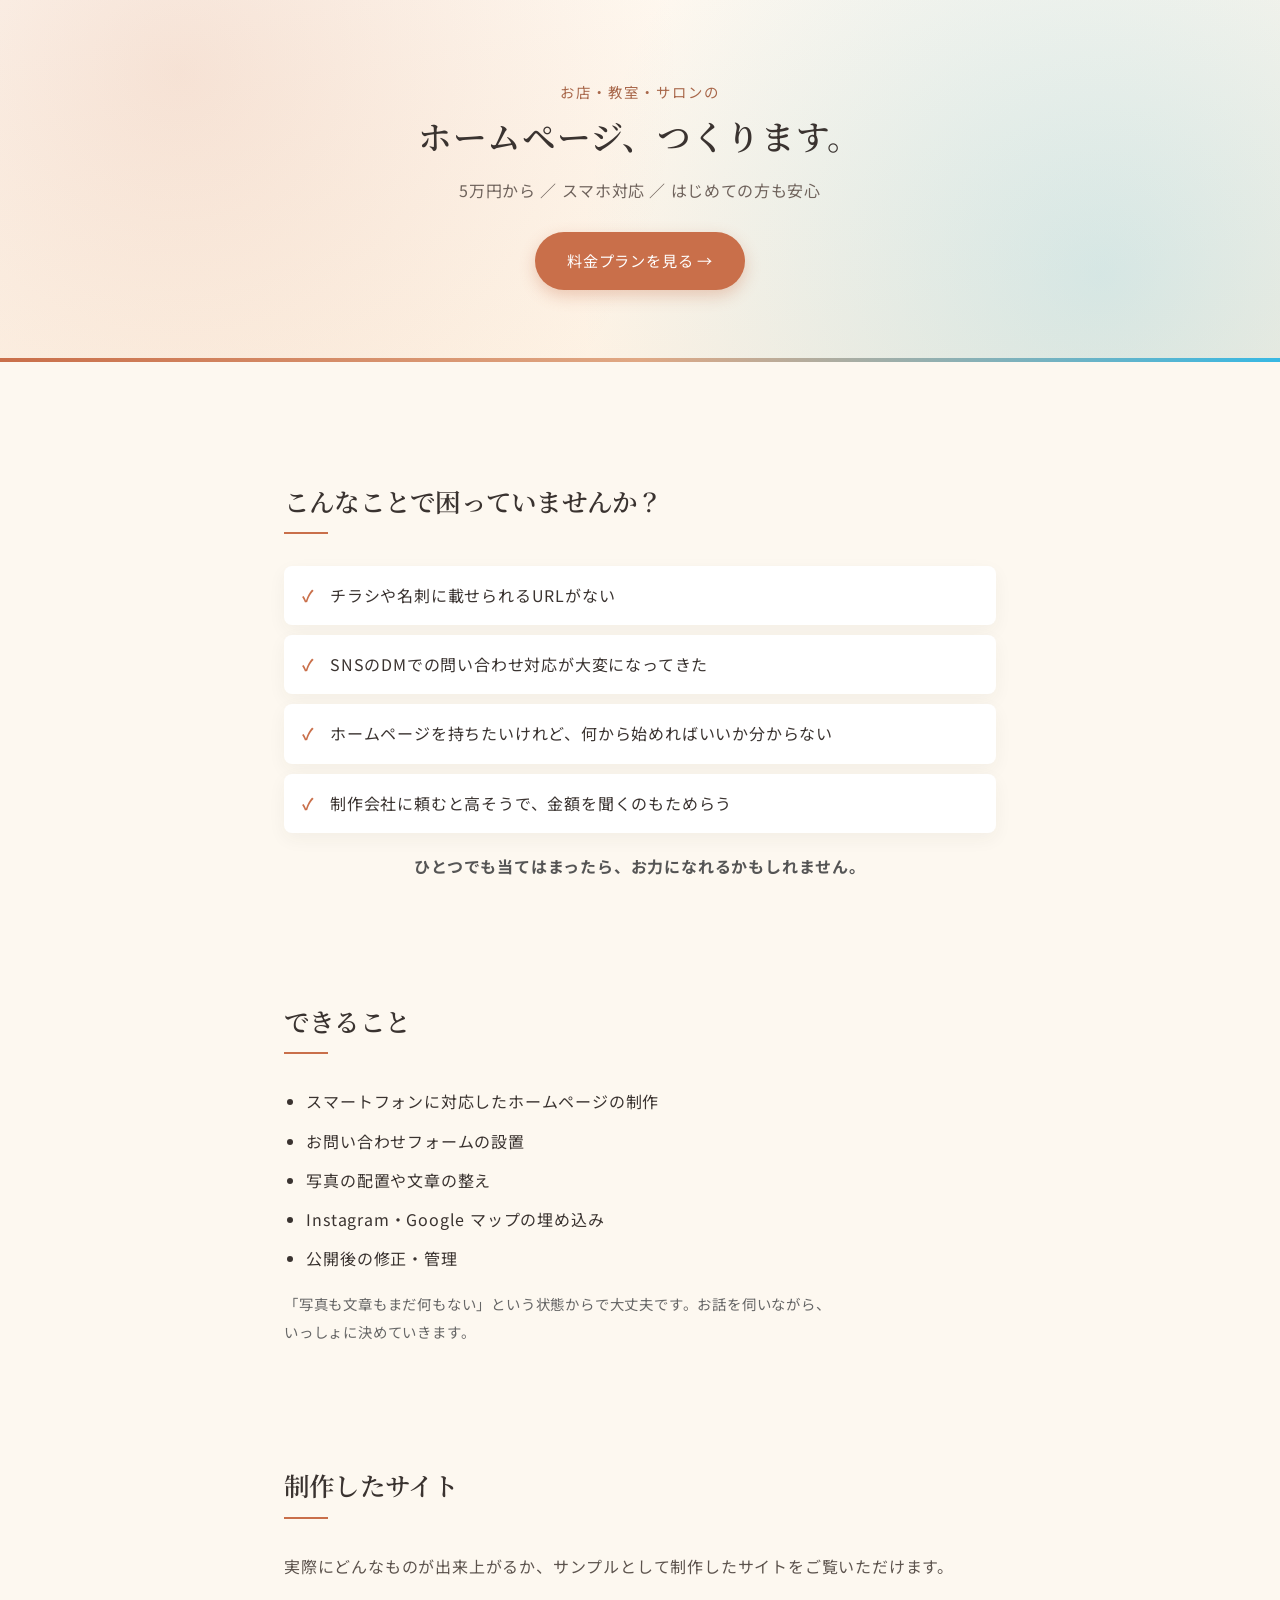
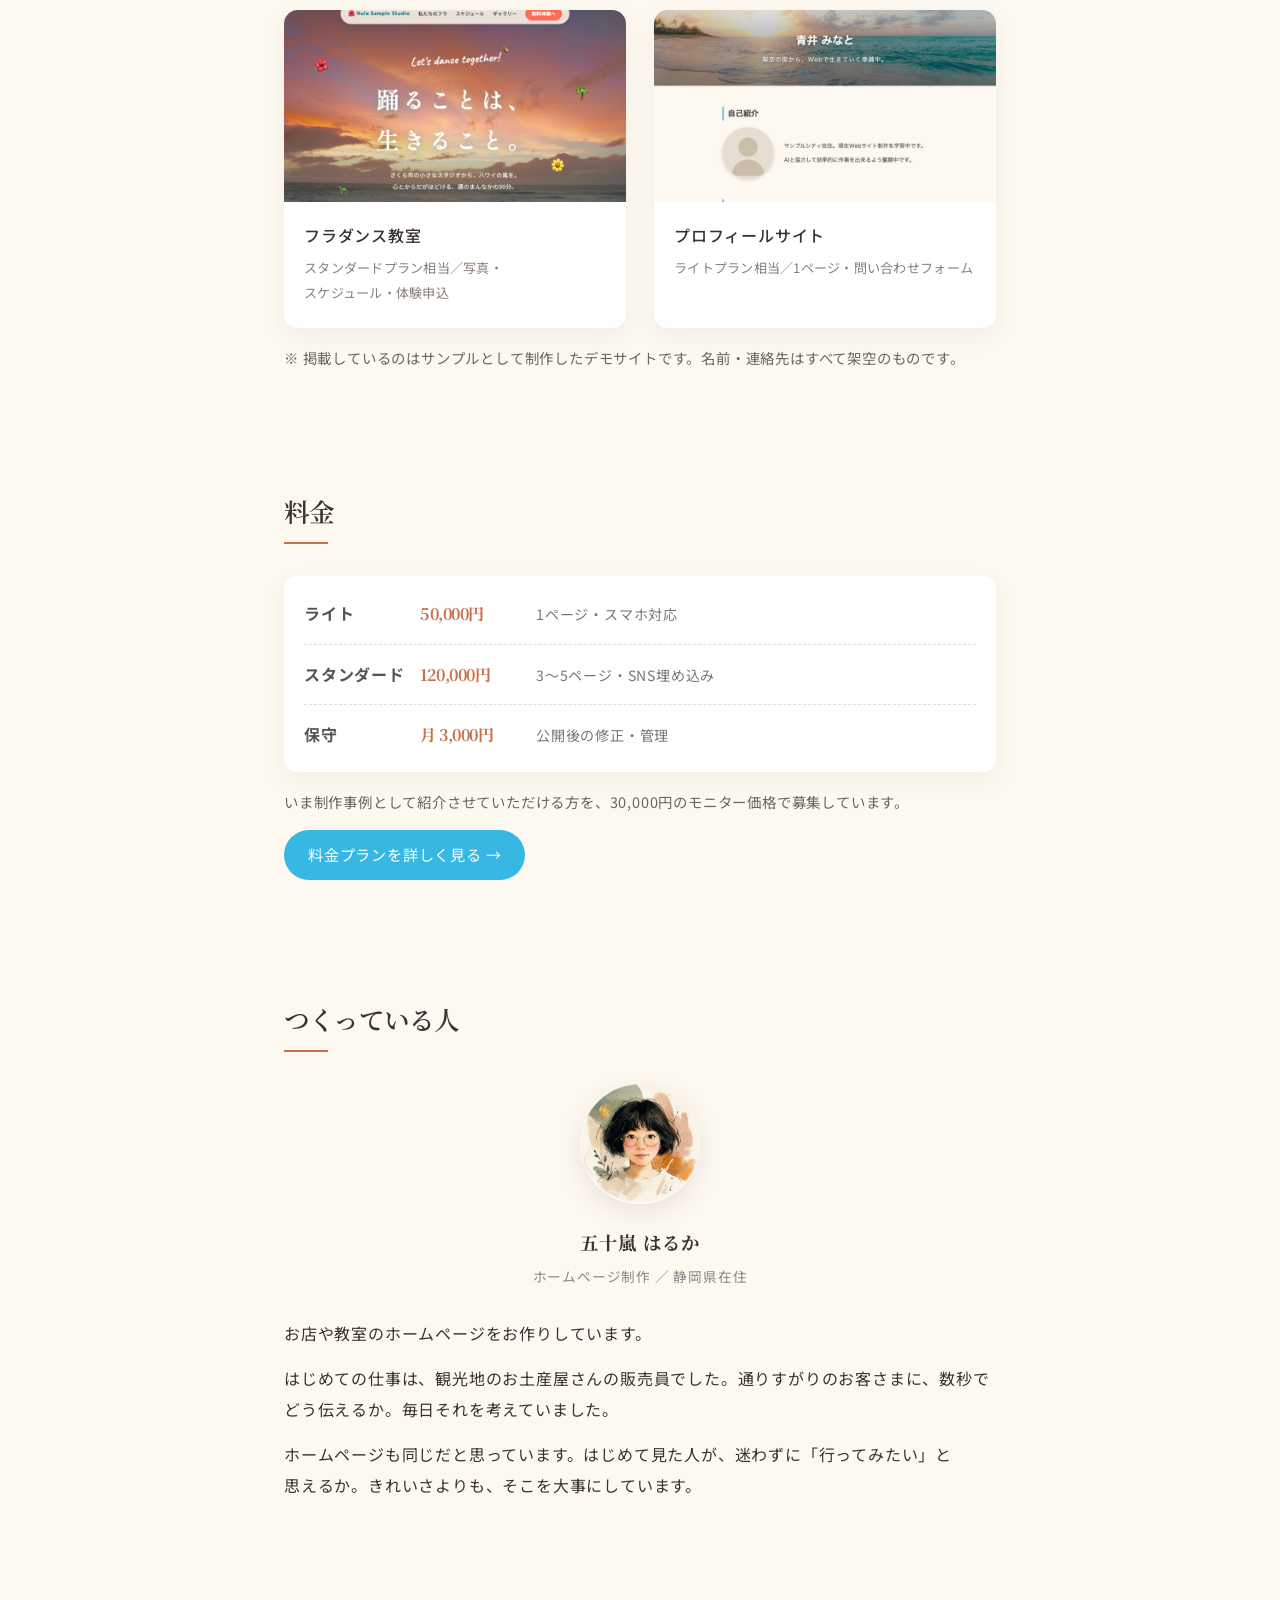
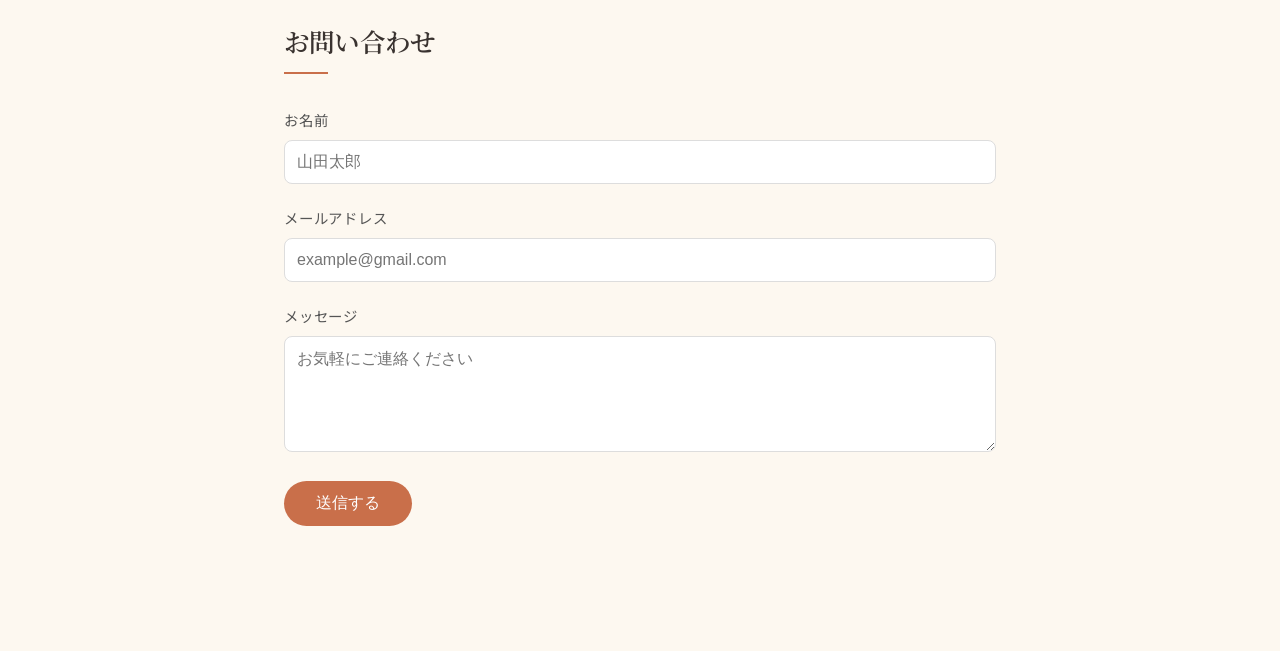
<file: index.html>
<!DOCTYPE html>
<html lang="ja">
<head>
  <meta charset="UTF-8">
  <meta name="viewport" content="width=device-width, initial-scale=1.0">
  <title>はじめてのホームページ制作｜五十嵐はるか</title>
  <!-- 見出し用に明朝体（Noto Serif JP）、本文用にゴシック体（Noto Sans JP）を読み込む
       weightは必要な分だけに絞って、読み込みを軽くしている -->
  <link rel="preconnect" href="https://fonts.googleapis.com">
  <link rel="preconnect" href="https://fonts.gstatic.com" crossorigin>
  <link href="https://fonts.googleapis.com/css2?family=Noto+Sans+JP:wght@400;500&family=Noto+Serif+JP:wght@600&display=swap" rel="stylesheet">
  <link rel="stylesheet" href="style.css">
</head>
<body>

  <header>
    <p class="eyebrow">お店・教室・サロンの</p>
    <h1>ホームページ、つくります。</h1>
    <p class="catch">5万円から ／ スマホ対応 ／ はじめての方も安心</p>
    <p class="hero-btn"><a href="price.html">料金プランを見る →</a></p>
  </header>

  <!-- ① まずお客さまの悩みから入る（自己紹介より先） -->
  <section id="problem" class="fade-in">
    <h2>こんなことで困っていませんか？</h2>
    <ul class="problem-list">
      <li>チラシや名刺に載せられるURLがない</li>
      <li>SNSのDMでの問い合わせ対応が大変になってきた</li>
      <li>ホームページを持ちたいけれど、何から始めればいいか分からない</li>
      <li>制作会社に頼むと高そうで、金額を聞くのもためらう</li>
    </ul>
    <p class="problem-lead">ひとつでも当てはまったら、お力になれるかもしれません。</p>
  </section>

  <!-- ② 次に、何ができるか -->
  <section id="skills" class="fade-in">
    <h2>できること</h2>
    <ul>
      <li>スマートフォンに対応したホームページの制作</li>
      <li>お問い合わせフォームの設置</li>
      <li>写真の配置や文章の整え</li>
      <li>Instagram・Google マップの埋め込み</li>
      <li>公開後の修正・管理</li>
    </ul>
    <p class="section-note">「写真も文章もまだ何もない」という状態からで大丈夫です。お話を伺いながら、いっしょに決めていきます。</p>
  </section>

  <!-- ③ どんなものが出来上がるかを見せる -->
  <section id="works" class="fade-in">
    <h2>制作したサイト</h2>
    <p class="section-lead">実際にどんなものが出来上がるか、サンプルとして制作したサイトをご覧いただけます。</p>

    <div class="work-list">
      <a class="work" href="https://haruka-web-studio.github.io/samples/hula/" target="_blank" rel="noopener">
        <img src="works/work-hula.png" alt="フラダンス教室のサイト" loading="lazy">
        <div class="work-body">
          <p class="work-name">フラダンス教室</p>
          <p class="work-desc">スタンダードプラン相当／写真・スケジュール・体験申込</p>
        </div>
      </a>

      <a class="work" href="https://haruka-web-studio.github.io/samples/profile/" target="_blank" rel="noopener">
        <img src="works/work-profile.png" alt="個人のプロフィールサイト" loading="lazy">
        <div class="work-body">
          <p class="work-name">プロフィールサイト</p>
          <p class="work-desc">ライトプラン相当／1ページ・問い合わせフォーム</p>
        </div>
      </a>
    </div>

    <p class="section-note">※ 掲載しているのはサンプルとして制作したデモサイトです。名前・連絡先はすべて架空のものです。</p>
  </section>

  <!-- ④ そのうえで料金 -->
  <section id="price" class="fade-in">
    <h2>料金</h2>
    <div class="price-summary">
      <div class="price-row">
        <span class="price-plan">ライト</span>
        <span class="price-amount">50,000円</span>
        <span class="price-desc">1ページ・スマホ対応</span>
      </div>
      <div class="price-row">
        <span class="price-plan">スタンダード</span>
        <span class="price-amount">120,000円</span>
        <span class="price-desc">3〜5ページ・SNS埋め込み</span>
      </div>
      <div class="price-row">
        <span class="price-plan">保守</span>
        <span class="price-amount">月 3,000円</span>
        <span class="price-desc">公開後の修正・管理</span>
      </div>
    </div>
    <p class="section-note">いま制作事例として紹介させていただける方を、30,000円のモニター価格で募集しています。</p>
    <p class="price-link"><a href="price.html">料金プランを詳しく見る →</a></p>
  </section>

  <!-- ④ 最後に、誰が作っているか -->
  <section id="about" class="fade-in">
    <h2>つくっている人</h2>

    <!-- 写真と名前だけを1かたまりにして、本文と分ける -->
    <div class="profile-card">
      <img src="photo.png" alt="五十嵐はるか" class="profile-photo">
      <p class="profile-name">五十嵐 はるか</p>
      <p class="profile-role">ホームページ制作 ／ 静岡県在住</p>
    </div>

    <div class="about-text">
      <p>お店や教室のホームページをお作りしています。</p>
      <p>はじめての仕事は、観光地のお土産屋さんの販売員でした。通りすがりのお客さまに、数秒でどう伝えるか。毎日それを考えていました。</p>
      <p>ホームページも同じだと思っています。はじめて見た人が、迷わずに「行ってみたい」と思えるか。きれいさよりも、そこを大事にしています。</p>
    </div>
  </section>

  <section id="contact" class="fade-in">
  <h2>お問い合わせ</h2>
  <form action="https://formspree.io/f/mzdqrrdz" method="POST">
    <div class="form-group">
      <label for="name">お名前</label>
      <input type="text" id="name" name="name" placeholder="山田太郎">
    </div>
    <div class="form-group">
      <label for="email">メールアドレス</label>
      <input type="email" id="email" name="email" placeholder="example@gmail.com">
    </div>
    <div class="form-group">
      <label for="message">メッセージ</label>
      <textarea id="message" name="message" rows="5" placeholder="お気軽にご連絡ください"></textarea>
    </div>
    <button type="submit">送信する</button>
  </form>
</section>

<script>
    // スクロールでふわっと表示
const observer = new IntersectionObserver(function(entries) {
  entries.forEach(function(entry) {
    if (entry.isIntersecting) {
      entry.target.classList.add('visible');
    }
  });
});

document.querySelectorAll('.fade-in').forEach(function(el) {
  observer.observe(el);
});

    // ページが表示されたときにフォームをリセット
  window.addEventListener('pageshow', function() {
    document.querySelector('form').reset();
  });
  document.querySelector('form').addEventListener('submit', function(e) {
    var name    = document.getElementById('name').value;
    var email   = document.getElementById('email').value;
    var message = document.getElementById('message').value;

    if (!name || !email || !message) {
      alert('すべての項目を入力してください');
      e.preventDefault();
      return;
    }

    var confirmed = confirm(
      '以下の内容で送信しますか？\n\n' +
      'お名前：' + name + '\n' +
      'メール：' + email + '\n' +
      'メッセージ：' + message
    );

    if (!confirmed) {
      e.preventDefault(); // キャンセルしたら送信しない
    }
  });
</script>

</body>
</html>
</file>
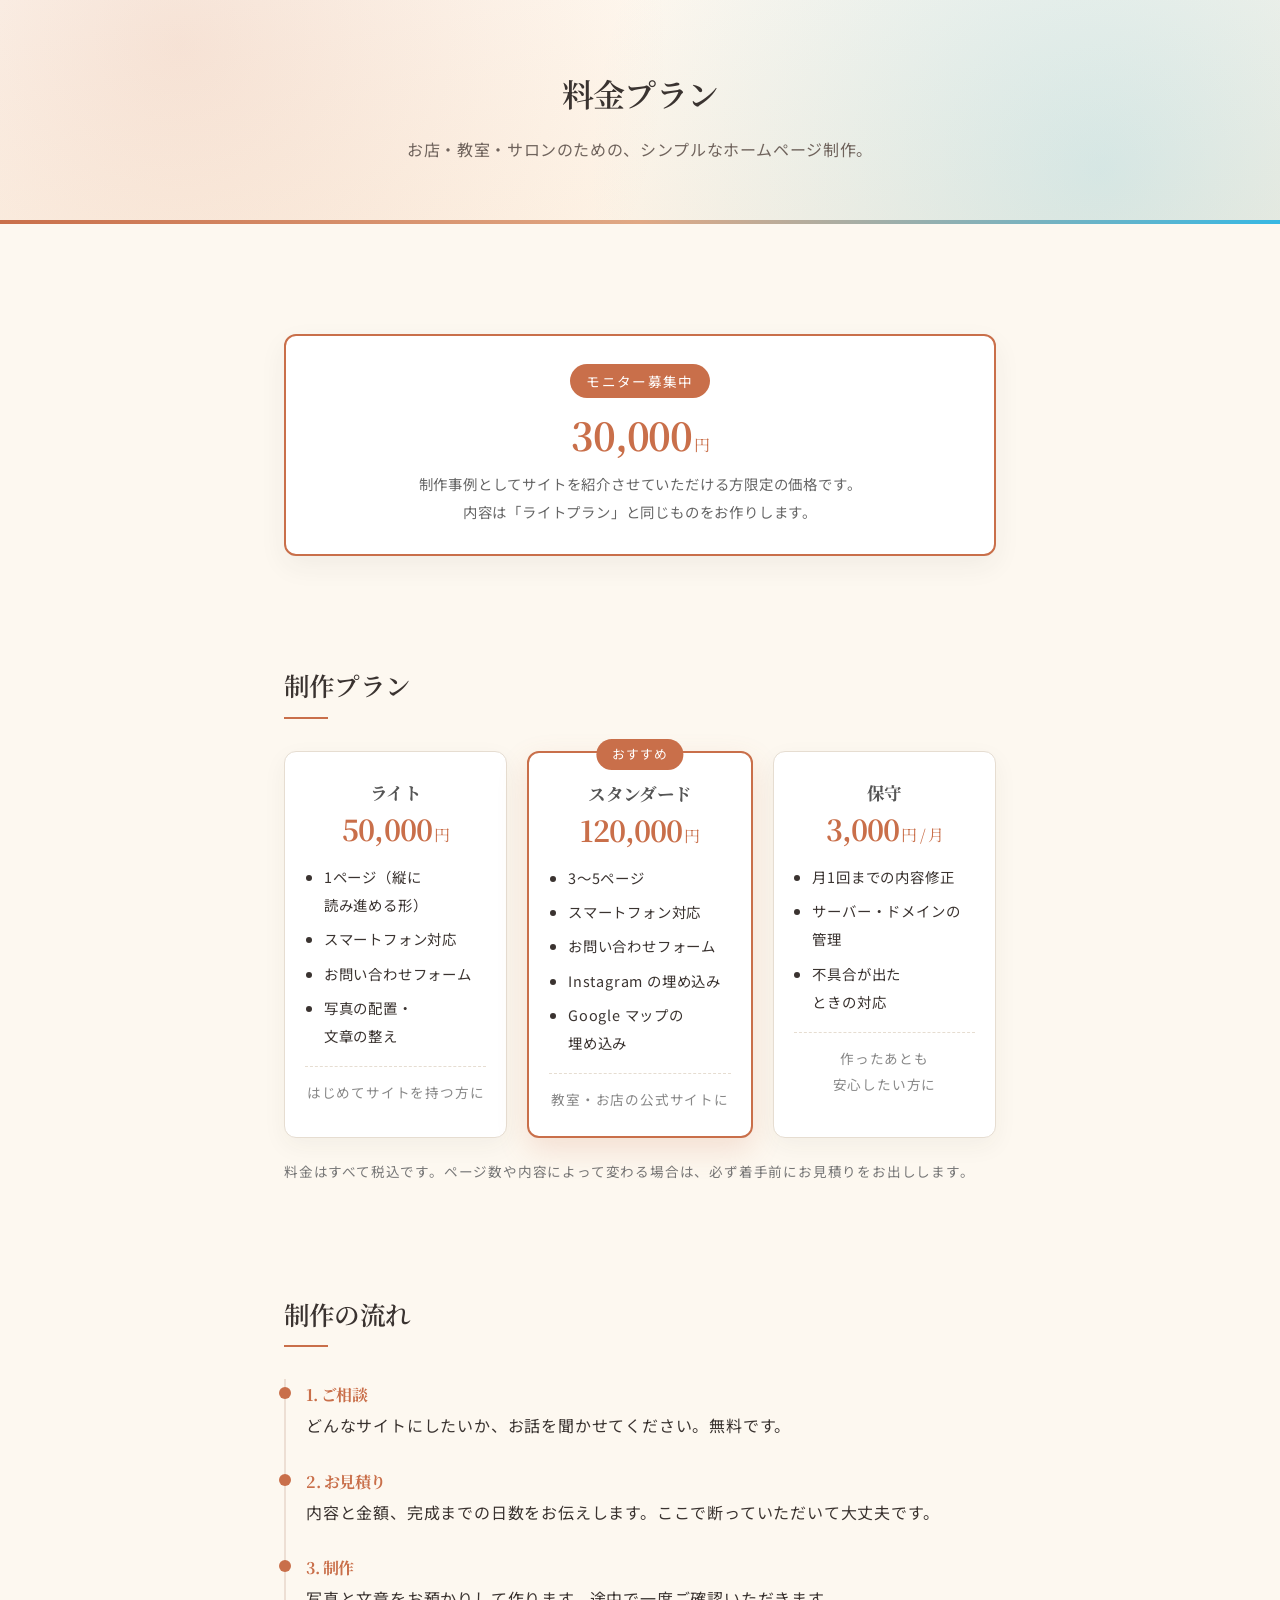
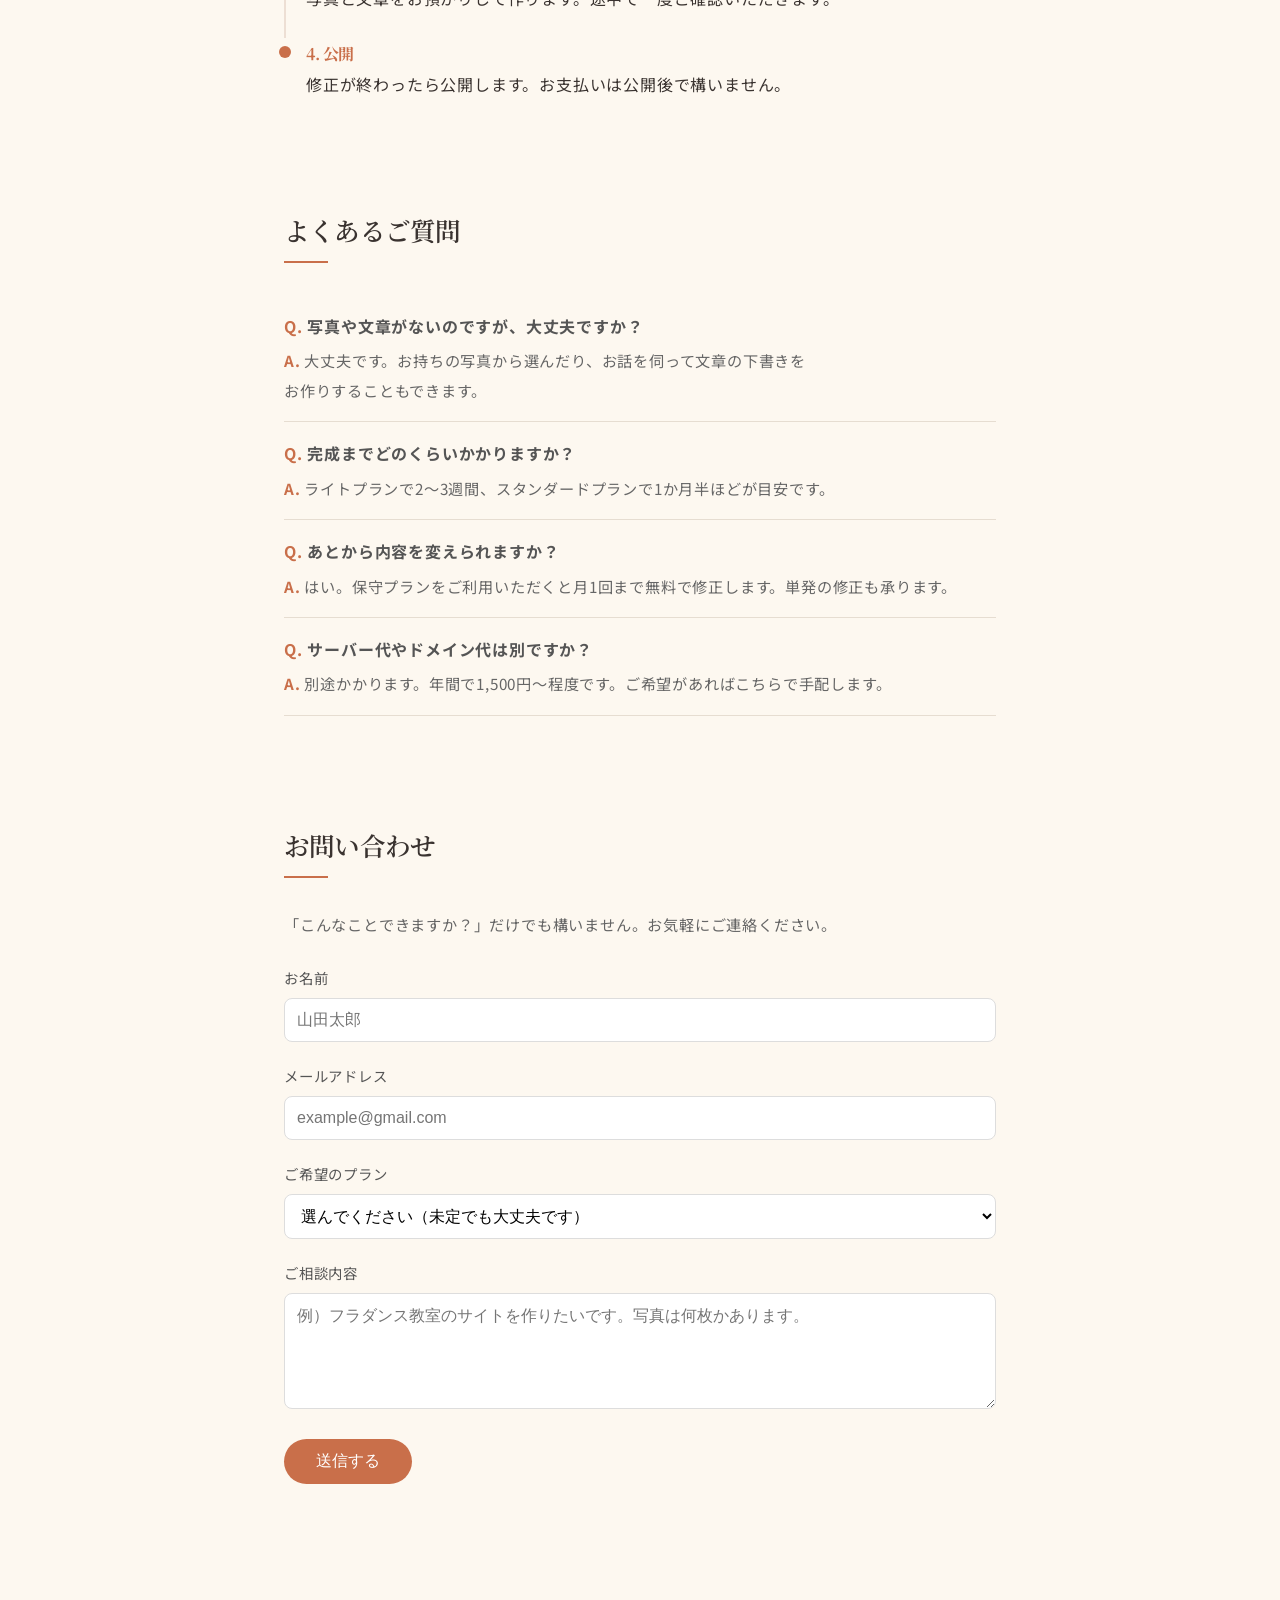
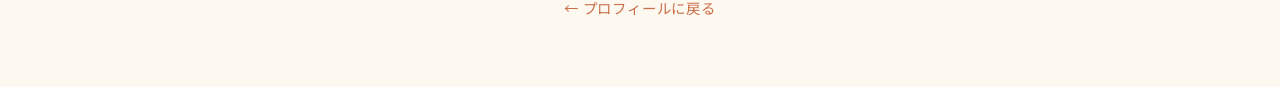
<file: price.html>
<!DOCTYPE html>
<html lang="ja">
<head>
  <meta charset="UTF-8">
  <meta name="viewport" content="width=device-width, initial-scale=1.0">
  <title>料金プラン｜はじめてのホームページ制作</title>
  <!-- トップページと同じフォントを読み込む -->
  <link rel="preconnect" href="https://fonts.googleapis.com">
  <link rel="preconnect" href="https://fonts.gstatic.com" crossorigin>
  <link href="https://fonts.googleapis.com/css2?family=Noto+Sans+JP:wght@400;500&family=Noto+Serif+JP:wght@600&display=swap" rel="stylesheet">
  <link rel="stylesheet" href="price.css">
</head>
<body>

  <header>
    <h1>料金プラン</h1>
    <p class="catch">お店・教室・サロンのための、シンプルなホームページ制作。</p>
  </header>

  <!-- 実績づくりのため、最初の数件だけ特別価格で受けることを一番上で伝える -->
  <section id="monitor" class="fade-in">
    <div class="monitor-box">
      <p class="monitor-label">モニター募集中</p>
      <p class="monitor-price">30,000<span class="yen">円</span></p>
      <p class="monitor-note">
        制作事例としてサイトを紹介させていただける方限定の価格です。<br>
        内容は「ライトプラン」と同じものをお作りします。
      </p>
    </div>
  </section>

  <section id="plans" class="fade-in">
    <h2>制作プラン</h2>

    <div class="plan-list">

      <div class="plan">
        <p class="plan-name">ライト</p>
        <p class="plan-price">50,000<span class="yen">円</span></p>
        <ul>
          <li>1ページ（縦に読み進める形）</li>
          <li>スマートフォン対応</li>
          <li>お問い合わせフォーム</li>
          <li>写真の配置・文章の整え</li>
        </ul>
        <p class="plan-for">はじめてサイトを持つ方に</p>
      </div>

      <!-- 一番選んでほしいプランなので recommend クラスで目立たせる -->
      <div class="plan recommend">
        <p class="plan-badge">おすすめ</p>
        <p class="plan-name">スタンダード</p>
        <p class="plan-price">120,000<span class="yen">円</span></p>
        <ul>
          <li>3〜5ページ</li>
          <li>スマートフォン対応</li>
          <li>お問い合わせフォーム</li>
          <li>Instagram の埋め込み</li>
          <li>Google マップの埋め込み</li>
        </ul>
        <p class="plan-for">教室・お店の公式サイトに</p>
      </div>

      <div class="plan">
        <p class="plan-name">保守</p>
        <p class="plan-price">3,000<span class="yen">円 / 月</span></p>
        <ul>
          <li>月1回までの内容修正</li>
          <li>サーバー・ドメインの管理</li>
          <li>不具合が出たときの対応</li>
        </ul>
        <p class="plan-for">作ったあとも安心したい方に</p>
      </div>

    </div>

    <p class="plans-note">
      料金はすべて税込です。ページ数や内容によって変わる場合は、必ず着手前にお見積りをお出しします。
    </p>
  </section>

  <section id="flow" class="fade-in">
    <h2>制作の流れ</h2>
    <ol class="flow-list">
      <li>
        <p class="flow-step">1. ご相談</p>
        <p>どんなサイトにしたいか、お話を聞かせてください。無料です。</p>
      </li>
      <li>
        <p class="flow-step">2. お見積り</p>
        <p>内容と金額、完成までの日数をお伝えします。ここで断っていただいて大丈夫です。</p>
      </li>
      <li>
        <p class="flow-step">3. 制作</p>
        <p>写真と文章をお預かりして作ります。途中で一度ご確認いただきます。</p>
      </li>
      <li>
        <p class="flow-step">4. 公開</p>
        <p>修正が終わったら公開します。お支払いは公開後で構いません。</p>
      </li>
    </ol>
  </section>

  <section id="faq" class="fade-in">
    <h2>よくあるご質問</h2>

    <div class="faq-item">
      <p class="faq-q">写真や文章がないのですが、大丈夫ですか？</p>
      <p class="faq-a">大丈夫です。お持ちの写真から選んだり、お話を伺って文章の下書きをお作りすることもできます。</p>
    </div>

    <div class="faq-item">
      <p class="faq-q">完成までどのくらいかかりますか？</p>
      <p class="faq-a">ライトプランで2〜3週間、スタンダードプランで1か月半ほどが目安です。</p>
    </div>

    <div class="faq-item">
      <p class="faq-q">あとから内容を変えられますか？</p>
      <p class="faq-a">はい。保守プランをご利用いただくと月1回まで無料で修正します。単発の修正も承ります。</p>
    </div>

    <div class="faq-item">
      <p class="faq-q">サーバー代やドメイン代は別ですか？</p>
      <p class="faq-a">別途かかります。年間で1,500円〜程度です。ご希望があればこちらで手配します。</p>
    </div>
  </section>

  <section id="contact" class="fade-in">
    <h2>お問い合わせ</h2>
    <p class="contact-lead">
      「こんなことできますか？」だけでも構いません。お気軽にご連絡ください。
    </p>

    <form action="https://formspree.io/f/mzdqrrdz" method="POST">
      <!-- どのページから来た問い合わせか、メールの件名で分かるようにする -->
      <input type="hidden" name="_subject" value="【料金ページ】ホームページ制作のお問い合わせ">

      <div class="form-group">
        <label for="name">お名前</label>
        <input type="text" id="name" name="name" placeholder="山田太郎">
      </div>
      <div class="form-group">
        <label for="email">メールアドレス</label>
        <input type="email" id="email" name="email" placeholder="example@gmail.com">
      </div>
      <div class="form-group">
        <label for="plan">ご希望のプラン</label>
        <select id="plan" name="plan">
          <option value="">選んでください（未定でも大丈夫です）</option>
          <option value="モニター（30,000円）">モニター（30,000円）</option>
          <option value="ライト（50,000円）">ライト（50,000円）</option>
          <option value="スタンダード（120,000円）">スタンダード（120,000円）</option>
          <option value="まだ決めていない・相談したい">まだ決めていない・相談したい</option>
        </select>
      </div>
      <div class="form-group">
        <label for="message">ご相談内容</label>
        <textarea id="message" name="message" rows="5" placeholder="例）フラダンス教室のサイトを作りたいです。写真は何枚かあります。"></textarea>
      </div>
      <button type="submit">送信する</button>
    </form>
  </section>

  <p class="back-link"><a href="index.html">← プロフィールに戻る</a></p>

<script>
    // スクロールでふわっと表示
const observer = new IntersectionObserver(function(entries) {
  entries.forEach(function(entry) {
    if (entry.isIntersecting) {
      entry.target.classList.add('visible');
    }
  });
});

document.querySelectorAll('.fade-in').forEach(function(el) {
  observer.observe(el);
});

    // ページが表示されたときにフォームをリセット
  window.addEventListener('pageshow', function() {
    document.querySelector('form').reset();
  });

  document.querySelector('form').addEventListener('submit', function(e) {
    var name    = document.getElementById('name').value;
    var email   = document.getElementById('email').value;
    var plan    = document.getElementById('plan').value;
    var message = document.getElementById('message').value;

    if (!name || !email || !message) {
      alert('お名前・メールアドレス・ご相談内容を入力してください');
      e.preventDefault();
      return;
    }

    var confirmed = confirm(
      '以下の内容で送信しますか？\n\n' +
      'お名前：' + name + '\n' +
      'メール：' + email + '\n' +
      'ご希望のプラン：' + (plan || '未選択') + '\n' +
      'ご相談内容：' + message
    );

    if (!confirmed) {
      e.preventDefault(); // キャンセルしたら送信しない
    }
  });
</script>

</body>
</html>
</file>
<file: style.css>
/* ========== 全体 ========== */
* {
  margin: 0;
  padding: 0;
  box-sizing: border-box;
}

body {
  /* 本文はゴシック体。読みやすさ優先 */
  font-family: "Noto Sans JP", "Hiragino Sans", "Yu Gothic", sans-serif;
  color: #3a3330;
  line-height: 1.95;
  background-color: #fdf8f0; /* 砂浜っぽいベージュ */
  letter-spacing: 0.05em;    /* 本文は字間を「空ける」と読みやすくなる */
}

/* 見出しは明朝体にする。上品な印象になる定番の組み合わせ。
   本文に明朝を使うとWebでは読みにくいので、見出しだけに留めるのがコツ */
h1, h2, .profile-name, .plan-price, .monitor-price, .price-amount {
  font-family: "Noto Serif JP", "Hiragino Mincho ProN", serif;
  font-weight: 600;
  letter-spacing: -0.03em; /* 見出しは逆に「詰める」と締まって見える */
}

/* 日本語の改行を読みやすくする共通ルール
   ・auto-phrase   → 文節の切れ目で折り返す（対応ブラウザのみ。非対応でも害はない）
   ・text-wrap: pretty → 最終行に1文字だけ残るのを防ぐ */
p,
li,
h1, h2 {
  word-break: auto-phrase;
  overflow-wrap: anywhere;
  text-wrap: pretty;
}

/* 見出しは行の長さを揃えたほうが締まって見える */
h1 {
  text-wrap: balance;
}

/* ========== ヘッダー ==========
   青一色だと「入りにくいお店」に見えるので、
   ベージュを土台にテラコッタと水色をふわっと重ねてあたたかくした */
header {
  background:
    radial-gradient(circle at 14% 20%, rgba(201,111,74,0.16) 0, transparent 44%),
    radial-gradient(circle at 86% 76%, rgba(55,184,227,0.20) 0, transparent 46%),
    linear-gradient(170deg, #fffaf3 0%, #fdf0e0 100%);
  text-align: center;
  padding: 78px 20px 72px;
  position: relative;
  overflow: hidden; /* 装飾がはみ出さないように */
}

/* 下の余白との境目をやわらかく見せる細い線 */
header::after {
  content: '';
  position: absolute;
  left: 0; right: 0; bottom: 0;
  height: 4px;
  background: linear-gradient(90deg, #c96f4a 0%, #e0a884 50%, #37b8e3 100%);
}

header h1,
header p {
  position: relative;
  z-index: 1;
  color: #3a3330; /* 背景が明るくなったので文字は濃い色に */
}

/* h1の上に置く小さな行。誰向けかを先に伝える */
.eyebrow {
  font-size: 0.9rem;
  color: #a8674a;
  letter-spacing: 0.14em;
  margin-bottom: 6px;
}

header h1 {
  font-size: 2.1rem;
  line-height: 1.45;
  letter-spacing: 0.02em;
}

/* ヘッダー内の「料金プランを見る」ボタン */
.hero-btn {
  position: relative;
  z-index: 1;
  margin-top: 26px;
}

.hero-btn a {
  display: inline-block;
  color: #fff;
  background-color: #c96f4a;
  padding: 14px 32px;
  border-radius: 30px;
  text-decoration: none;
  font-size: 0.95rem;
  box-shadow: 0 6px 16px rgba(201,111,74,0.32);
  transition: background-color 0.3s;
}

.hero-btn a:hover {
  background-color: #b25c39;
}

.catch {/* キャッチコピー */
  font-size: 1rem;
  color: #6f635c;
  margin-top: 14px;
  letter-spacing: 0.04em;
}

/* ========== セクション共通 ==========
   余白は一律にせず「関係が近いものは近く、遠いものは遠く」。
   セクション間は大きく空け、見出しと本文はほどよく近づける */
section {
  max-width: 760px;
  margin: 120px auto; /* セクション間はしっかり空ける */
  padding: 0 24px;
}

/* 見出しは罫線を左に立てる形をやめて、下に短い線を敷く形にした */
h2 {
  font-size: 1.6rem;
  line-height: 1.5;
  margin-bottom: 32px;
  padding-bottom: 14px;
  position: relative;
}

h2::after {
  content: '';
  position: absolute;
  left: 0;
  bottom: 0;
  width: 44px;
  height: 2px;
  background-color: #c96f4a;
}

/* 写真と名前のかたまり。本文とは切り離して中央に置く */
.profile-card {
  text-align: center;
  margin-bottom: 28px;
}

.profile-photo {/* プロフィール写真 */
  width: 120px;
  height: 120px;
  border-radius: 50%; /* 丸くする */
  object-fit: cover;
  box-shadow: 0 8px 24px rgba(58,51,48,0.10);
}

.profile-name {
  font-size: 1.15rem;
  font-weight: bold;
  margin-top: 12px;
  letter-spacing: 0.05em;
}

.profile-role {
  font-size: 0.85rem;
  color: #888;
  margin-top: 2px;
}

/* 本文は必ず左揃え。中央揃えにすると行の頭が揃わず読みにくい */
.about-text {
  display: flex;
  flex-direction: column; /* 文章だけ縦並び */
  gap: 14px;
  text-align: left;
}

/* 見出しのすぐ下に置く導入文 */
.section-lead {
  margin-bottom: 28px;
  color: #5c534d;
}

/* ========== 制作したサイト ========== */
.work-list {
  display: grid;
  grid-template-columns: 1fr 1fr;
  gap: 28px;
}

.work {
  display: block;
  text-decoration: none;
  color: inherit;
  background-color: #fff;
  border-radius: 14px;
  overflow: hidden; /* 画像の角も一緒に丸める */
  box-shadow: 0 8px 24px rgba(58,51,48,0.06);
  transition: transform 0.3s, box-shadow 0.3s;
}

.work:hover {
  transform: translateY(-4px); /* 少し浮かせてクリックできると伝える */
  box-shadow: 0 14px 32px rgba(58,51,48,0.12);
}

.work img {
  display: block;
  width: 100%;
  height: auto;
}

.work-body {
  padding: 18px 20px 22px;
}

.work-name {
  font-weight: 500;
}

.work-desc {
  font-size: 0.82rem;
  color: #8b807a;
  margin-top: 4px;
  letter-spacing: 0.02em;
}

/* ========== お悩み ========== */
.problem-list {
  list-style: none; /* チェック印を自分で付けるので消す */
}

.problem-list li {
  background-color: #fff;
  border-radius: 8px;
  padding: 14px 18px 14px 46px;
  margin-bottom: 10px;
  position: relative;
  box-shadow: 0 6px 18px rgba(58,51,48,0.05);
}

/* 各項目の頭にチェック印を置く */
.problem-list li::before {
  content: '✓';
  position: absolute;
  left: 18px;
  color: #c96f4a;
  font-weight: bold;
}

.problem-lead {
  margin-top: 18px;
  text-align: center;
  font-weight: bold;
  color: #555;
}

/* 各セクションの補足文 */
.section-note {
  margin-top: 16px;
  font-size: 0.9rem;
  color: #666;
}

/* ========== 料金のまとめ ========== */
.price-summary {
  background-color: #fff;
  border-radius: 12px;
  padding: 8px 20px;
  box-shadow: 0 8px 24px rgba(58,51,48,0.05);
}

.price-row {
  display: flex;
  align-items: baseline;
  gap: 12px;
  padding: 14px 0;
  border-bottom: 1px dashed #e6ddd1;
}

.price-row:last-child {
  border-bottom: none;
}

.price-plan {
  width: 6.5em;
  flex-shrink: 0;
  font-weight: bold;
  color: #555;
}

.price-amount {
  width: 6.5em;
  flex-shrink: 0;
  font-weight: bold;
  color: #c96f4a;
}

.price-desc {
  font-size: 0.88rem;
  color: #777;
}

/* ========== スキル ========== */
#skills ul {
  padding-left: 1.4em;
}

#skills ul li {
  margin-bottom: 8px; /* 項目が増えたので行間をあける */
}


/* ========== お問い合わせ ========== */
.form-group {
  margin-bottom: 20px;
}

.form-group label {
  display: block;
  margin-bottom: 6px;
  font-size: 0.9rem;
  color: #555;
}

.form-group input,
.form-group textarea {
  width: 100%;
  padding: 12px;
  border: 1px solid #ddd;
  border-radius: 8px;
  font-size: 1rem;
  outline: none;
  transition: border-color 0.3s;
}

.form-group input:focus,
.form-group textarea:focus {
  border-color: #c96f4a; /* 入力中に枠が色づく */
}

button[type="submit"] {
  display: inline-block;
  color: white;
  background-color: #c96f4a;
  border: none;
  padding: 12px 32px;
  border-radius: 30px;
  font-size: 1rem;
  cursor: pointer;
  transition: background-color 0.3s;
}

button[type="submit"]:hover {
  background-color: #b25c39;
}
/* ========== アニメーション ========== */
.fade-in {
  opacity: 0;
  transform: translateY(30px); /* 少し下にずらした状態からスタート */
  transition: opacity 0.6s ease, transform 0.6s ease;
}

.fade-in.visible {
  opacity: 1;
  transform: translateY(0); /* 元の位置に戻る */
}

/* ========== スマホ対応 ========== */
@media (max-width: 600px) {

  /* ヘッダーの余白をスマホ向けに */
  header {
    padding: 58px 20px 54px;
  }

  header h1 {
    font-size: 1.7rem;
  }

  /* セクションの余白をスマホ向けに（PCより詰めるが、強弱は残す） */
  section {
    padding: 0 20px;
    margin: 80px auto;
  }

  /* 制作したサイトは1列に */
  .work-list {
    grid-template-columns: 1fr;
    gap: 22px;
  }

  /* フォームを画面幅に合わせる */
  .form-group input,
  .form-group textarea {
    width: 100%;
  }

  /* 本文はスマホでも左揃えのまま。中央揃えにすると行頭がバラけて読みにくい */
  .about-text {
    font-size: 0.95rem;
  }

  /* キャッチコピーも調整（字間を詰めて1行に収める） */
  .catch {
    font-size: 0.82rem;
    letter-spacing: 0;
  }

  /* 料金の行は、プラン名＋金額を上、説明を下に折り返す */
  .price-row {
    flex-wrap: wrap;
    gap: 0 12px;
  }

  .price-desc {
    width: 100%; /* 説明だけ次の行に送る */
    margin-top: 2px;
  }


}
/* ========== 料金ページへのリンク ========== */
.price-link {
  margin-top: 14px;
}

.price-link a {
  display: inline-block;
  color: white;
  background-color: #37b8e3;
  padding: 10px 24px;
  border-radius: 30px;
  text-decoration: none;
  font-size: 0.95rem;
  transition: background-color 0.3s;
}

.price-link a:hover {
  background-color: #007baa;
}
</file>
<file: price.css>
/* ========== 全体 ========== */
* {
  margin: 0;
  padding: 0;
  box-sizing: border-box;
}

body {
  /* 本文はゴシック体 */
  font-family: "Noto Sans JP", "Hiragino Sans", "Yu Gothic", sans-serif;
  color: #3a3330;
  line-height: 1.95;
  background-color: #fdf8f0; /* 砂浜っぽいベージュ（プロフィールサイトと同じ） */
  letter-spacing: 0.05em;
}

/* 見出しと金額は明朝体に */
h1, h2, .plan-name, .plan-price, .monitor-price, .flow-step {
  font-family: "Noto Serif JP", "Hiragino Mincho ProN", serif;
  font-weight: 600;
  letter-spacing: -0.03em;
}

/* 日本語の改行を読みやすく */
p, li, h1, h2 {
  word-break: auto-phrase;
  overflow-wrap: anywhere;
  text-wrap: pretty;
}

/* ========== ヘッダー ========== */
/* トップページと同じ配色にそろえる */
header {
  background:
    radial-gradient(circle at 14% 20%, rgba(201,111,74,0.16) 0, transparent 44%),
    radial-gradient(circle at 86% 76%, rgba(55,184,227,0.20) 0, transparent 46%),
    linear-gradient(170deg, #fffaf3 0%, #fdf0e0 100%);
  text-align: center;
  padding: 62px 20px 58px;
  position: relative;
  overflow: hidden;
}

header::after {
  content: '';
  position: absolute;
  left: 0; right: 0; bottom: 0;
  height: 4px;
  background: linear-gradient(90deg, #c96f4a 0%, #e0a884 50%, #37b8e3 100%);
}

header h1 {
  font-size: 2rem;
  margin-bottom: 10px;
  color: #3a3330;
}

.catch {/* キャッチコピー */
  font-size: 1rem;
  color: #6f635c;
  letter-spacing: 0.04em;
}

/* ========== セクション共通 ========== */
section {
  max-width: 760px;
  margin: 110px auto; /* セクション間はしっかり空ける */
  padding: 0 24px;
}

h2 {
  font-size: 1.6rem;
  line-height: 1.5;
  margin-bottom: 32px;
  padding-bottom: 14px;
  position: relative;
}

h2::after {
  content: '';
  position: absolute;
  left: 0; bottom: 0;
  width: 44px;
  height: 2px;
  background-color: #c96f4a;
}

/* ========== モニター募集の枠 ========== */
.monitor-box {
  background-color: #fff;
  border: 2px solid #c96f4a; /* ここだけテラコッタで目立たせる */
  border-radius: 12px;
  padding: 28px 24px;
  text-align: center;
  box-shadow: 0 10px 28px rgba(58,51,48,0.06);
}

.monitor-label {
  display: inline-block;
  background-color: #c96f4a;
  color: white;
  font-size: 0.85rem;
  letter-spacing: 0.1em;
  padding: 4px 16px;
  border-radius: 20px;
  margin-bottom: 12px;
}

.monitor-price {
  font-size: 2.4rem;
  font-weight: bold;
  color: #c96f4a;
  line-height: 1.3;
}

.monitor-note {
  font-size: 0.9rem;
  color: #666;
  margin-top: 10px;
}

/* 金額のうしろの「円」だけ小さくする */
.yen {
  font-size: 1rem;
  font-weight: normal;
  margin-left: 2px;
}

/* ========== 制作プラン ========== */
.plan-list {
  display: flex;
  flex-direction: row; /* 横に3枚並べる */
  gap: 20px;
  align-items: stretch; /* カードの高さを揃える */
}

.plan {
  flex: 1;
  background-color: #fff;
  border: 1px solid #e6ddd1;
  border-radius: 12px;
  padding: 24px 20px;
  position: relative;
  box-shadow: 0 8px 24px rgba(58,51,48,0.05);
}

/* おすすめのプランだけ枠を青くして少し持ち上げる */
.plan.recommend {
  border: 2px solid #c96f4a;
  box-shadow: 0 12px 30px rgba(201,111,74,0.18);
}

.plan-badge {
  position: absolute;
  top: -14px;
  left: 50%;
  transform: translateX(-50%); /* 中央に寄せる */
  background-color: #c96f4a;
  color: white;
  font-size: 0.8rem;
  padding: 3px 16px;
  border-radius: 20px;
  white-space: nowrap;
}

.plan-name {
  font-size: 1.1rem;
  font-weight: bold;
  text-align: center;
  color: #555;
}

.plan-price {
  font-size: 1.8rem;
  font-weight: bold;
  text-align: center;
  color: #c96f4a;
  margin-bottom: 16px;
  line-height: 1.3;
}

.plan ul {
  padding-left: 1.3em;
  font-size: 0.9rem;
  margin-bottom: 16px;
}

.plan ul li {
  margin-bottom: 6px;
}

.plan-for {
  font-size: 0.85rem;
  color: #888;
  text-align: center;
  border-top: 1px dashed #e6ddd1;
  padding-top: 12px;
}

.plans-note {
  font-size: 0.85rem;
  color: #777;
  margin-top: 20px;
}

/* ========== 制作の流れ ========== */
.flow-list {
  list-style: none; /* 数字は自分で書くので消す */
}

.flow-list li {
  border-left: 2px solid #eddfd4;
  padding: 0 0 24px 20px;
  position: relative;
}

/* 線の上に丸を置いてステップらしく見せる */
.flow-list li::before {
  content: '';
  position: absolute;
  left: -7px;
  top: 8px;
  width: 12px;
  height: 12px;
  background-color: #c96f4a;
  border-radius: 50%;
}

.flow-list li:last-child {
  border-left: 2px solid transparent; /* 最後だけ線を消す */
  padding-bottom: 0;
}

.flow-step {
  font-weight: bold;
  color: #c96f4a;
}

/* ========== よくあるご質問 ========== */
.faq-item {
  border-bottom: 1px solid #e6ddd1;
  padding: 16px 0;
}

.faq-q {
  font-weight: bold;
  color: #555;
}

.faq-q::before {
  content: 'Q. ';
  color: #c96f4a;
}

.faq-a {
  font-size: 0.95rem;
  color: #666;
  margin-top: 4px;
}

.faq-a::before {
  content: 'A. ';
  color: #c96f4a;
  font-weight: bold;
}

/* ========== お問い合わせ ========== */
.contact-lead {
  margin-bottom: 24px;
  font-size: 0.95rem;
  color: #666;
}

.form-group {
  margin-bottom: 20px;
}

.form-group label {
  display: block;
  margin-bottom: 6px;
  font-size: 0.9rem;
  color: #555;
}

.form-group input,
.form-group textarea,
.form-group select {
  width: 100%;
  padding: 12px;
  border: 1px solid #ddd;
  border-radius: 8px;
  font-size: 1rem;
  outline: none;
  background-color: #fff;
  transition: border-color 0.3s;
}

.form-group input:focus,
.form-group textarea:focus,
.form-group select:focus {
  border-color: #c96f4a; /* 入力中に枠が色づく */
}

button[type="submit"] {
  display: inline-block;
  color: white;
  background-color: #c96f4a;
  border: none;
  padding: 12px 32px;
  border-radius: 30px;
  font-size: 1rem;
  cursor: pointer;
  transition: background-color 0.3s;
}

button[type="submit"]:hover {
  background-color: #b25c39;
}

/* ========== プロフィールへ戻るリンク ========== */
.back-link {
  text-align: center;
  margin-bottom: 60px;
  font-size: 0.9rem;
}

.back-link a {
  color: #c96f4a;
  text-decoration: none;
}

.back-link a:hover {
  text-decoration: underline;
}

/* ========== アニメーション ========== */
.fade-in {
  opacity: 0;
  transform: translateY(30px); /* 少し下にずらした状態からスタート */
  transition: opacity 0.6s ease, transform 0.6s ease;
}

.fade-in.visible {
  opacity: 1;
  transform: translateY(0); /* 元の位置に戻る */
}

/* ========== スマホ対応 ========== */
@media (max-width: 600px) {

  header {
    padding: 48px 20px;
  }

  header h1 {
    font-size: 1.6rem;
  }

  .catch {
    font-size: 0.9rem;
  }

  section {
    padding: 0 16px;
    margin: 44px auto;
  }

  /* カードを縦積みにする */
  .plan-list {
    flex-direction: column;
    gap: 28px;
  }

  /* 縦並びになると「おすすめ」の帯が隣とぶつかるので少し下げる */
  .plan.recommend {
    margin-top: 6px;
  }

  .monitor-price {
    font-size: 2rem;
  }
}
</file>
